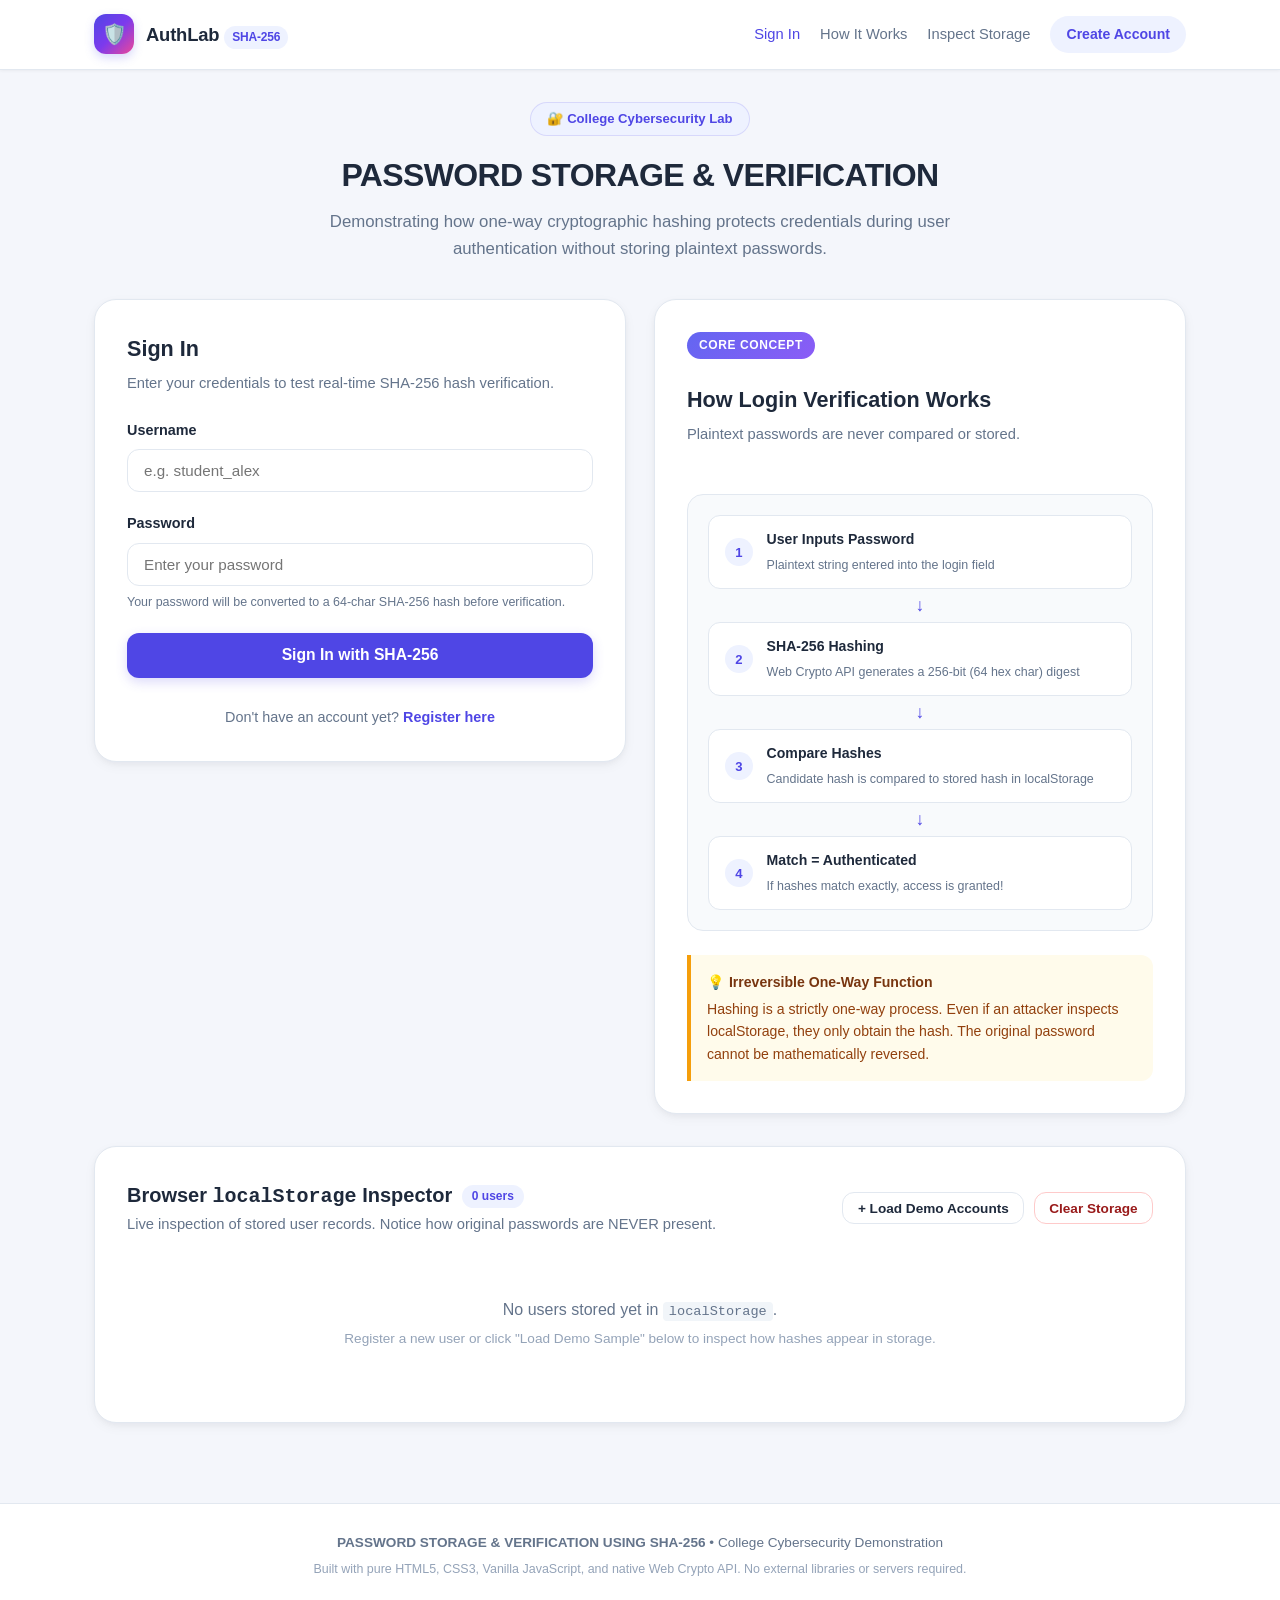
<file: index.html>
<!DOCTYPE html>
<html lang="en">
<head>
  <meta charset="UTF-8">
  <meta name="viewport" content="width=device-width, initial-scale=1.0">
  <title>SHA-256 Password Storage & Verification</title>
  <link rel="stylesheet" href="style.css">
</head>
<body>

  <!-- Top Navigation Bar -->
  <nav class="navbar">
    <div class="nav-container">
      <a href="index.html" class="nav-brand">
        <div class="brand-icon">🛡️</div>
        <div class="brand-text">
          <h1>AuthLab <span class="brand-badge">SHA-256</span></h1>
        </div>
      </a>
      <div class="nav-links">
        <a href="index.html" class="nav-link active">Sign In</a>
        <a href="#howItWorks" class="nav-link">How It Works</a>
        <a href="#storedHashes" class="nav-link">Inspect Storage</a>
        <a href="register.html" class="nav-btn">Create Account</a>
      </div>
    </div>
  </nav>

  <!-- Main Container -->
  <main class="main-layout">
    
    <!-- Hero / Intro Header -->
    <header class="page-header">
      <div class="tagline-badge">
        <span>🔐 College Cybersecurity Lab</span>
      </div>
      <h2>PASSWORD STORAGE &amp; VERIFICATION</h2>
      <p>Demonstrating how one-way cryptographic hashing protects credentials during user authentication without storing plaintext passwords.</p>
    </header>

    <!-- Two-column Grid: Login Form & Educational Flowchart -->
    <div class="two-column-grid">
      
      <!-- Column 1: Login Card -->
      <section class="card" aria-labelledby="loginTitle">
        <h3 id="loginTitle" class="card-title">Sign In</h3>
        <p class="card-subtitle">Enter your credentials to test real-time SHA-256 hash verification.</p>

        <!-- In-page alert notification container -->
        <div id="loginMessage" class="alert-box" role="alert"></div>

        <form id="loginForm" class="auth-form" novalidate>
          <div class="form-group">
            <label for="loginUsername" class="form-label">Username</label>
            <input 
              type="text" 
              id="loginUsername" 
              class="form-input" 
              placeholder="e.g. student_alex" 
              autocomplete="username" 
              required
            >
          </div>

          <div class="form-group">
            <label for="loginPassword" class="form-label">Password</label>
            <input 
              type="password" 
              id="loginPassword" 
              class="form-input" 
              placeholder="Enter your password" 
              autocomplete="current-password" 
              required
            >
            <span class="form-hint">Your password will be converted to a 64-char SHA-256 hash before verification.</span>
          </div>

          <button type="submit" id="btnLogin" class="btn-primary">
            Sign In with SHA-256
          </button>

          <div class="form-footer">
            Don't have an account yet? 
            <a href="register.html" class="form-link">Register here</a>
          </div>
        </form>
      </section>

      <!-- Column 2: Educational Explanation Card -->
      <section id="howItWorks" class="edu-card" aria-labelledby="eduTitle">
        <span class="edu-badge">Core Concept</span>
        <div>
          <h3 id="eduTitle" class="card-title">How Login Verification Works</h3>
          <p class="card-subtitle">Plaintext passwords are never compared or stored.</p>
        </div>

        <!-- Pipeline Diagram -->
        <div class="pipeline-diagram">
          <div class="pipeline-step">
            <div class="step-number">1</div>
            <div class="step-details">
              <strong>User Inputs Password</strong>
              <span>Plaintext string entered into the login field</span>
            </div>
          </div>

          <div class="pipeline-arrow">↓</div>

          <div class="pipeline-step">
            <div class="step-number">2</div>
            <div class="step-details">
              <strong>SHA-256 Hashing</strong>
              <span>Web Crypto API generates a 256-bit (64 hex char) digest</span>
            </div>
          </div>

          <div class="pipeline-arrow">↓</div>

          <div class="pipeline-step">
            <div class="step-number">3</div>
            <div class="step-details">
              <strong>Compare Hashes</strong>
              <span>Candidate hash is compared to stored hash in localStorage</span>
            </div>
          </div>

          <div class="pipeline-arrow">↓</div>

          <div class="pipeline-step">
            <div class="step-number">4</div>
            <div class="step-details">
              <strong>Match = Authenticated</strong>
              <span>If hashes match exactly, access is granted!</span>
            </div>
          </div>
        </div>

        <div class="security-callout">
          <strong>💡 Irreversible One-Way Function</strong>
          Hashing is a strictly one-way process. Even if an attacker inspects localStorage, they only obtain the hash. The original password cannot be mathematically reversed.
        </div>
      </section>

    </div>

    <!-- Demonstration Section: Inspect Stored Hashes in LocalStorage -->
    <section id="storedHashes" class="stored-hash-section" aria-labelledby="storageTitle">
      <div class="section-top">
        <div>
          <h3 id="storageTitle">
            <span>Browser <code>localStorage</code> Inspector</span>
            <span id="storedUsersCount" class="count-pill">0 users</span>
          </h3>
          <p class="card-subtitle" style="margin-bottom: 0;">Live inspection of stored user records. Notice how original passwords are NEVER present.</p>
        </div>

        <div class="demo-controls">
          <button type="button" id="seedDemoBtn" class="btn-secondary" title="Load sample test users">
            + Load Demo Accounts
          </button>
          <button type="button" id="clearDemoBtn" class="btn-secondary danger" title="Clear localStorage users">
            Clear Storage
          </button>
        </div>
      </div>

      <!-- Container dynamically populated by script.js -->
      <div id="storedUsersList"></div>
    </section>

  </main>

  <!-- Site Footer -->
  <footer class="site-footer">
    <div class="footer-content">
      <p><strong>PASSWORD STORAGE &amp; VERIFICATION USING SHA-256</strong> &bull; College Cybersecurity Demonstration</p>
      <p class="footer-note">Built with pure HTML5, CSS3, Vanilla JavaScript, and native Web Crypto API. No external libraries or servers required.</p>
    </div>
  </footer>

  <script src="script.js"></script>
</body>
</html>
</file>
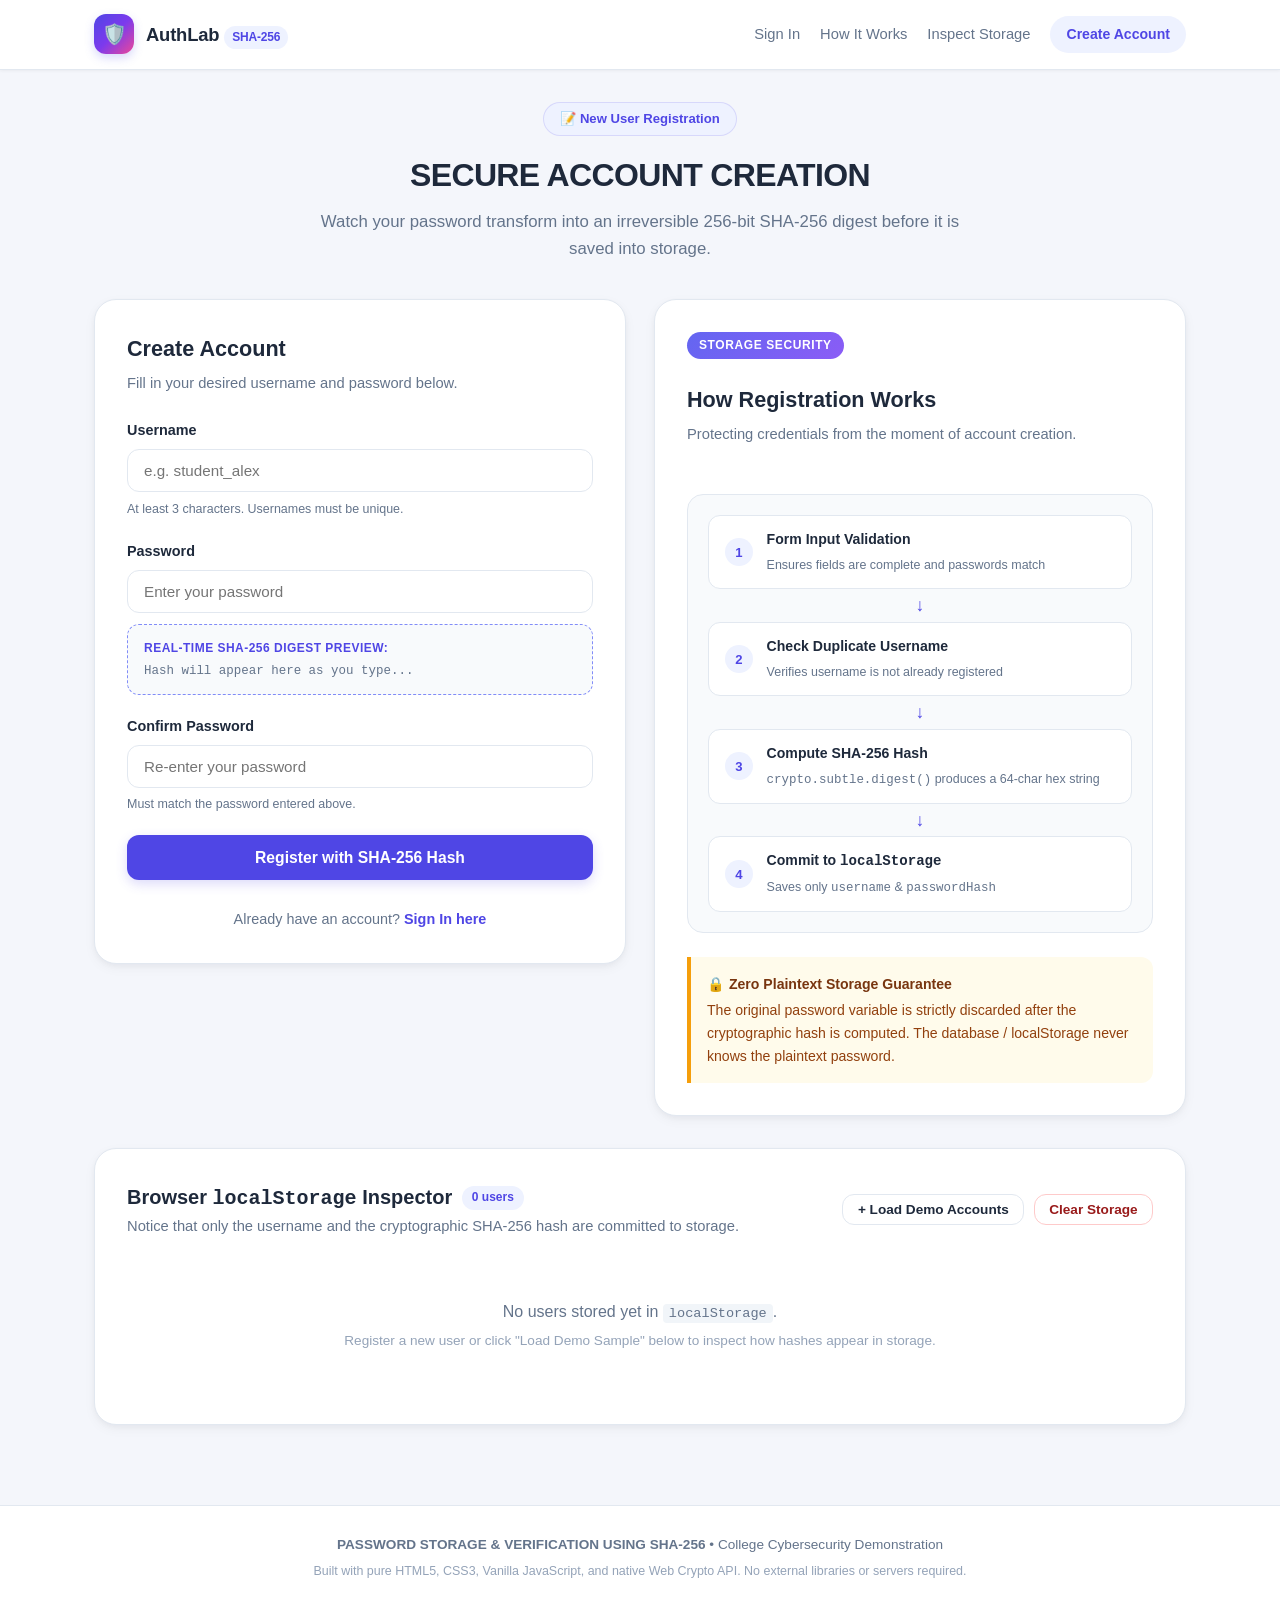
<file: register.html>
<!DOCTYPE html>
<html lang="en">
<head>
  <meta charset="UTF-8">
  <meta name="viewport" content="width=device-width, initial-scale=1.0">
  <title>Register Account - SHA-256 Password Vault</title>
  <link rel="stylesheet" href="style.css">
</head>
<body>

  <!-- Top Navigation Bar -->
  <nav class="navbar">
    <div class="nav-container">
      <a href="index.html" class="nav-brand">
        <div class="brand-icon">🛡️</div>
        <div class="brand-text">
          <h1>AuthLab <span class="brand-badge">SHA-256</span></h1>
        </div>
      </a>
      <div class="nav-links">
        <a href="index.html" class="nav-link">Sign In</a>
        <a href="#howItWorks" class="nav-link">How It Works</a>
        <a href="#storedHashes" class="nav-link">Inspect Storage</a>
        <a href="register.html" class="nav-btn">Create Account</a>
      </div>
    </div>
  </nav>

  <!-- Main Container -->
  <main class="main-layout">
    
    <!-- Hero / Header -->
    <header class="page-header">
      <div class="tagline-badge">
        <span>📝 New User Registration</span>
      </div>
      <h2>SECURE ACCOUNT CREATION</h2>
      <p>Watch your password transform into an irreversible 256-bit SHA-256 digest before it is saved into storage.</p>
    </header>

    <!-- Two-column Grid: Registration Form & Process Explanation -->
    <div class="two-column-grid">
      
      <!-- Column 1: Registration Card -->
      <section class="card" aria-labelledby="registerTitle">
        <h3 id="registerTitle" class="card-title">Create Account</h3>
        <p class="card-subtitle">Fill in your desired username and password below.</p>

        <!-- In-page alert notification container -->
        <div id="registerMessage" class="alert-box" role="alert"></div>

        <form id="registerForm" class="auth-form" novalidate>
          <div class="form-group">
            <label for="regUsername" class="form-label">Username</label>
            <input 
              type="text" 
              id="regUsername" 
              class="form-input" 
              placeholder="e.g. student_alex" 
              autocomplete="username" 
              required
            >
            <span class="form-hint">At least 3 characters. Usernames must be unique.</span>
          </div>

          <div class="form-group">
            <label for="regPassword" class="form-label">Password</label>
            <input 
              type="password" 
              id="regPassword" 
              class="form-input" 
              placeholder="Enter your password" 
              autocomplete="new-password" 
              required
            >
            
            <!-- Real-time SHA-256 Hash Preview as you type -->
            <div class="live-hash-card">
              <div class="live-hash-title">Real-Time SHA-256 Digest Preview:</div>
              <div id="liveHashPreview" class="live-hash-value">Hash will appear here as you type...</div>
            </div>
          </div>

          <div class="form-group">
            <label for="regConfirmPassword" class="form-label">Confirm Password</label>
            <input 
              type="password" 
              id="regConfirmPassword" 
              class="form-input" 
              placeholder="Re-enter your password" 
              autocomplete="new-password" 
              required
            >
            <span class="form-hint">Must match the password entered above.</span>
          </div>

          <button type="submit" id="btnRegister" class="btn-primary">
            Register with SHA-256 Hash
          </button>

          <div class="form-footer">
            Already have an account? 
            <a href="index.html" class="form-link">Sign In here</a>
          </div>
        </form>
      </section>

      <!-- Column 2: Educational Explanation Card -->
      <section id="howItWorks" class="edu-card" aria-labelledby="eduRegisterTitle">
        <span class="edu-badge">Storage Security</span>
        <div>
          <h3 id="eduRegisterTitle" class="card-title">How Registration Works</h3>
          <p class="card-subtitle">Protecting credentials from the moment of account creation.</p>
        </div>

        <!-- Pipeline Diagram -->
        <div class="pipeline-diagram">
          <div class="pipeline-step">
            <div class="step-number">1</div>
            <div class="step-details">
              <strong>Form Input Validation</strong>
              <span>Ensures fields are complete and passwords match</span>
            </div>
          </div>

          <div class="pipeline-arrow">↓</div>

          <div class="pipeline-step">
            <div class="step-number">2</div>
            <div class="step-details">
              <strong>Check Duplicate Username</strong>
              <span>Verifies username is not already registered</span>
            </div>
          </div>

          <div class="pipeline-arrow">↓</div>

          <div class="pipeline-step">
            <div class="step-number">3</div>
            <div class="step-details">
              <strong>Compute SHA-256 Hash</strong>
              <span><code>crypto.subtle.digest()</code> produces a 64-char hex string</span>
            </div>
          </div>

          <div class="pipeline-arrow">↓</div>

          <div class="pipeline-step">
            <div class="step-number">4</div>
            <div class="step-details">
              <strong>Commit to <code>localStorage</code></strong>
              <span>Saves only <code>username</code> &amp; <code>passwordHash</code></span>
            </div>
          </div>
        </div>

        <div class="security-callout">
          <strong>🔒 Zero Plaintext Storage Guarantee</strong>
          The original password variable is strictly discarded after the cryptographic hash is computed. The database / localStorage never knows the plaintext password.
        </div>
      </section>

    </div>

    <!-- Demonstration Section: Inspect Stored Hashes in LocalStorage -->
    <section id="storedHashes" class="stored-hash-section" aria-labelledby="storageRegTitle">
      <div class="section-top">
        <div>
          <h3 id="storageRegTitle">
            <span>Browser <code>localStorage</code> Inspector</span>
            <span id="storedUsersCount" class="count-pill">0 users</span>
          </h3>
          <p class="card-subtitle" style="margin-bottom: 0;">Notice that only the username and the cryptographic SHA-256 hash are committed to storage.</p>
        </div>

        <div class="demo-controls">
          <button type="button" id="seedDemoBtn" class="btn-secondary" title="Load sample test users">
            + Load Demo Accounts
          </button>
          <button type="button" id="clearDemoBtn" class="btn-secondary danger" title="Clear localStorage users">
            Clear Storage
          </button>
        </div>
      </div>

      <!-- Container dynamically populated by script.js -->
      <div id="storedUsersList"></div>
    </section>

  </main>

  <!-- Site Footer -->
  <footer class="site-footer">
    <div class="footer-content">
      <p><strong>PASSWORD STORAGE &amp; VERIFICATION USING SHA-256</strong> &bull; College Cybersecurity Demonstration</p>
      <p class="footer-note">Built with pure HTML5, CSS3, Vanilla JavaScript, and native Web Crypto API. No external libraries or servers required.</p>
    </div>
  </footer>

  <script src="script.js"></script>
</body>
</html>
</file>
<file: style.css>
/* ==============================================================================
   PASSWORD STORAGE & VERIFICATION USING SHA-256
   FILE: style.css
   STYLE: Modern, soft, clean, student-project-friendly with calm indigo/purple palette
   ============================================================================== */

:root {
  /* Core Color Palette */
  --bg-page: #f4f6fb;
  --bg-card: #ffffff;
  --bg-card-subtle: #f8fafc;
  --bg-inset: #f1f5f9;
  
  --primary: #4f46e5;
  --primary-hover: #4338ca;
  --primary-light: #eef2ff;
  
  --accent-pink: #ec4899;
  --accent-gradient: linear-gradient(135deg, #4f46e5 0%, #7c3aed 50%, #ec4899 100%);
  --badge-gradient: linear-gradient(135deg, #6366f1 0%, #8b5cf6 100%);

  --text-main: #1e293b;
  --text-muted: #64748b;
  --text-light: #94a3b8;

  --border-light: #e2e8f0;
  --border-focus: #818cf8;

  /* Feedback Colors */
  --success-bg: #ecfdf5;
  --success-border: #a7f3d0;
  --success-text: #065f46;

  --error-bg: #fef2f2;
  --error-border: #fecaca;
  --error-text: #991b1b;

  --info-bg: #eff6ff;
  --info-border: #bfdbfe;
  --info-text: #1e40af;

  /* Radii & Shadows */
  --radius-xl: 22px;
  --radius-lg: 16px;
  --radius-md: 12px;
  --radius-sm: 8px;
  --radius-pill: 9999px;

  --shadow-sm: 0 1px 3px rgba(0, 0, 0, 0.05);
  --shadow-md: 0 4px 14px -2px rgba(15, 23, 42, 0.06), 0 2px 6px -1px rgba(15, 23, 42, 0.04);
  --shadow-lg: 0 12px 28px -6px rgba(79, 70, 229, 0.08), 0 4px 12px -2px rgba(15, 23, 42, 0.03);
}

/* Base Styles */
* {
  box-sizing: border-box;
  margin: 0;
  padding: 0;
}

body {
  font-family: -apple-system, BlinkMacSystemFont, "Segoe UI", Roboto, "Helvetica Neue", Arial, sans-serif;
  background-color: var(--bg-page);
  color: var(--text-main);
  line-height: 1.6;
  min-height: 100vh;
  display: flex;
  flex-direction: column;
  -webkit-font-smoothing: antialiased;
}

/* Top Navigation Bar */
.navbar {
  background: var(--bg-card);
  border-bottom: 1px solid var(--border-light);
  position: sticky;
  top: 0;
  z-index: 100;
  box-shadow: var(--shadow-sm);
}

.nav-container {
  max-width: 1140px;
  margin: 0 auto;
  padding: 0.9rem 1.5rem;
  display: flex;
  justify-content: space-between;
  align-items: center;
}

.nav-brand {
  display: flex;
  align-items: center;
  gap: 0.75rem;
  text-decoration: none;
  color: var(--text-main);
}

.brand-icon {
  width: 40px;
  height: 40px;
  background: var(--accent-gradient);
  border-radius: var(--radius-md);
  display: flex;
  align-items: center;
  justify-content: center;
  color: #ffffff;
  font-size: 1.25rem;
  box-shadow: 0 4px 10px rgba(99, 102, 241, 0.25);
}

.brand-text h1 {
  font-size: 1.15rem;
  font-weight: 700;
  letter-spacing: -0.01em;
  color: var(--text-main);
}

.brand-badge {
  font-size: 0.75rem;
  font-weight: 600;
  color: var(--primary);
  background: var(--primary-light);
  padding: 2px 8px;
  border-radius: var(--radius-pill);
  display: inline-block;
}

.nav-links {
  display: flex;
  align-items: center;
  gap: 1.25rem;
}

.nav-link {
  text-decoration: none;
  font-size: 0.92rem;
  font-weight: 500;
  color: var(--text-muted);
  transition: color 0.2s ease;
}

.nav-link:hover,
.nav-link.active {
  color: var(--primary);
}

.nav-btn {
  text-decoration: none;
  background: var(--primary-light);
  color: var(--primary);
  font-size: 0.88rem;
  font-weight: 600;
  padding: 0.45rem 1rem;
  border-radius: var(--radius-pill);
  transition: all 0.2s ease;
}

.nav-btn:hover {
  background: var(--primary);
  color: #ffffff;
}

/* Main Container Layout */
.main-layout {
  max-width: 1140px;
  margin: 2rem auto;
  padding: 0 1.5rem;
  flex: 1;
  width: 100%;
}

/* Page Intro / Hero Header */
.page-header {
  text-align: center;
  margin-bottom: 2.25rem;
}

.tagline-badge {
  display: inline-flex;
  align-items: center;
  gap: 0.5rem;
  background: var(--primary-light);
  color: var(--primary);
  font-size: 0.82rem;
  font-weight: 600;
  padding: 0.35rem 1rem;
  border-radius: var(--radius-pill);
  margin-bottom: 0.85rem;
  border: 1px solid rgba(79, 70, 229, 0.15);
}

.page-header h2 {
  font-size: 2rem;
  font-weight: 800;
  color: var(--text-main);
  letter-spacing: -0.02em;
  margin-bottom: 0.5rem;
}

.page-header p {
  color: var(--text-muted);
  font-size: 1.05rem;
  max-width: 650px;
  margin: 0 auto;
}

/* Two-column Layout Grid */
.two-column-grid {
  display: grid;
  grid-template-columns: 1fr 1fr;
  gap: 1.75rem;
  align-items: start;
  margin-bottom: 2rem;
}

/* Card Styling */
.card {
  background: var(--bg-card);
  border-radius: var(--radius-xl);
  padding: 2rem;
  box-shadow: var(--shadow-md);
  border: 1px solid var(--border-light);
}

.card-title {
  font-size: 1.35rem;
  font-weight: 700;
  color: var(--text-main);
  margin-bottom: 0.35rem;
}

.card-subtitle {
  font-size: 0.92rem;
  color: var(--text-muted);
  margin-bottom: 1.5rem;
}

/* Form Styles */
.auth-form {
  display: flex;
  flex-direction: column;
  gap: 1.25rem;
}

.form-group {
  display: flex;
  flex-direction: column;
  gap: 0.45rem;
}

.form-label {
  font-size: 0.9rem;
  font-weight: 600;
  color: var(--text-main);
}

.form-input {
  width: 100%;
  padding: 0.75rem 1rem;
  font-size: 0.95rem;
  border: 1.5px solid var(--border-light);
  border-radius: var(--radius-md);
  outline: none;
  background: #ffffff;
  color: var(--text-main);
  transition: border-color 0.2s ease, box-shadow 0.2s ease;
}

.form-input:focus {
  border-color: var(--border-focus);
  box-shadow: 0 0 0 3px rgba(99, 102, 241, 0.15);
}

.form-hint {
  font-size: 0.78rem;
  color: var(--text-muted);
}

/* Action Buttons */
.btn-primary {
  width: 100%;
  padding: 0.85rem 1.25rem;
  background: var(--primary);
  color: #ffffff;
  border: none;
  border-radius: var(--radius-md);
  font-size: 0.98rem;
  font-weight: 600;
  cursor: pointer;
  transition: all 0.2s ease;
  box-shadow: 0 4px 12px rgba(79, 70, 229, 0.2);
}

.btn-primary:hover {
  background: var(--primary-hover);
  box-shadow: 0 6px 16px rgba(79, 70, 229, 0.3);
  transform: translateY(-1px);
}

.btn-primary:active {
  transform: translateY(0);
}

.form-footer {
  text-align: center;
  font-size: 0.9rem;
  color: var(--text-muted);
  margin-top: 0.5rem;
}

.form-link {
  color: var(--primary);
  text-decoration: none;
  font-weight: 600;
}

.form-link:hover {
  text-decoration: underline;
}

/* In-Page Alert Feedback Box */
.alert-box {
  display: none;
  padding: 0.9rem 1.15rem;
  border-radius: var(--radius-md);
  font-size: 0.9rem;
  align-items: flex-start;
  gap: 0.75rem;
  margin-bottom: 1.25rem;
  border: 1px solid transparent;
  line-height: 1.45;
}

.alert-icon {
  font-size: 1.1rem;
  font-weight: bold;
  flex-shrink: 0;
  line-height: 1;
}

.alert-text {
  flex: 1;
}

.alert-link {
  color: inherit;
  font-weight: 700;
  text-decoration: underline;
}

.alert-success {
  background-color: var(--success-bg);
  border-color: var(--success-border);
  color: var(--success-text);
}

.alert-error {
  background-color: var(--error-bg);
  border-color: var(--error-border);
  color: var(--error-text);
}

.alert-info {
  background-color: var(--info-bg);
  border-color: var(--info-border);
  color: var(--info-text);
}

/* Educational Explanation Box (Right Column) */
.edu-card {
  background: var(--bg-card);
  border-radius: var(--radius-xl);
  padding: 2rem;
  box-shadow: var(--shadow-md);
  border: 1px solid var(--border-light);
  display: flex;
  flex-direction: column;
  gap: 1.5rem;
}

.edu-badge {
  display: inline-block;
  background: var(--badge-gradient);
  color: #ffffff;
  font-size: 0.75rem;
  font-weight: 700;
  text-transform: uppercase;
  letter-spacing: 0.05em;
  padding: 0.25rem 0.75rem;
  border-radius: var(--radius-pill);
  align-self: flex-start;
}

.pipeline-diagram {
  display: flex;
  flex-direction: column;
  gap: 0.75rem;
  background: var(--bg-card-subtle);
  border: 1px solid var(--border-light);
  border-radius: var(--radius-lg);
  padding: 1.25rem;
}

.pipeline-step {
  display: flex;
  align-items: center;
  gap: 0.85rem;
  background: #ffffff;
  padding: 0.75rem 1rem;
  border-radius: var(--radius-md);
  border: 1px solid var(--border-light);
}

.step-number {
  width: 28px;
  height: 28px;
  background: var(--primary-light);
  color: var(--primary);
  border-radius: var(--radius-pill);
  display: flex;
  align-items: center;
  justify-content: center;
  font-weight: 700;
  font-size: 0.82rem;
  flex-shrink: 0;
}

.step-details strong {
  display: block;
  font-size: 0.88rem;
  color: var(--text-main);
}

.step-details span {
  font-size: 0.78rem;
  color: var(--text-muted);
}

.pipeline-arrow {
  text-align: center;
  color: var(--primary);
  font-size: 1.1rem;
  line-height: 0.5;
}

/* Callout Box */
.security-callout {
  background: #fffbeb;
  border-left: 4px solid #f59e0b;
  padding: 1rem;
  border-radius: 0 var(--radius-md) var(--radius-md) 0;
  font-size: 0.88rem;
  color: #92400e;
}

.security-callout strong {
  display: block;
  margin-bottom: 0.25rem;
  color: #78350f;
}

/* Live Hash Preview Area (in Register page) */
.live-hash-card {
  background: var(--bg-card-subtle);
  border: 1px dashed var(--border-focus);
  border-radius: var(--radius-md);
  padding: 0.85rem 1rem;
  margin-top: 0.25rem;
}

.live-hash-title {
  font-size: 0.75rem;
  font-weight: 700;
  text-transform: uppercase;
  letter-spacing: 0.04em;
  color: var(--primary);
  margin-bottom: 0.35rem;
}

.live-hash-value {
  font-family: ui-monospace, SFMono-Regular, Menlo, Monaco, Consolas, monospace;
  font-size: 0.78rem;
  color: var(--text-muted);
  word-break: break-all;
  line-height: 1.35;
}

.live-hash-value.has-hash {
  color: var(--text-main);
  font-weight: 600;
}

/* Stored Hash Inspection Section */
.stored-hash-section {
  background: var(--bg-card);
  border-radius: var(--radius-xl);
  padding: 2rem;
  box-shadow: var(--shadow-md);
  border: 1px solid var(--border-light);
  margin-top: 2rem;
}

.section-top {
  display: flex;
  justify-content: space-between;
  align-items: center;
  flex-wrap: wrap;
  gap: 1rem;
  margin-bottom: 1.25rem;
}

.section-top h3 {
  font-size: 1.25rem;
  font-weight: 700;
  color: var(--text-main);
  display: flex;
  align-items: center;
  gap: 0.6rem;
}

.count-pill {
  font-size: 0.75rem;
  font-weight: 600;
  background: var(--primary-light);
  color: var(--primary);
  padding: 2px 10px;
  border-radius: var(--radius-pill);
}

.demo-controls {
  display: flex;
  gap: 0.6rem;
}

.btn-secondary {
  background: #ffffff;
  border: 1px solid var(--border-light);
  color: var(--text-main);
  font-size: 0.85rem;
  font-weight: 600;
  padding: 0.45rem 0.9rem;
  border-radius: var(--radius-md);
  cursor: pointer;
  transition: all 0.2s ease;
}

.btn-secondary:hover {
  background: var(--bg-inset);
  border-color: #cbd5e1;
}

.btn-secondary.danger {
  color: var(--error-text);
  border-color: var(--error-border);
}

.btn-secondary.danger:hover {
  background: var(--error-bg);
}

/* Table Styling */
.table-responsive {
  width: 100%;
  overflow-x: auto;
}

.hash-table {
  width: 100%;
  border-collapse: collapse;
  text-align: left;
  font-size: 0.88rem;
}

.hash-table th {
  background: var(--bg-card-subtle);
  padding: 0.75rem 1rem;
  font-weight: 600;
  color: var(--text-muted);
  font-size: 0.8rem;
  text-transform: uppercase;
  letter-spacing: 0.03em;
  border-bottom: 1px solid var(--border-light);
}

.hash-table td {
  padding: 0.85rem 1rem;
  border-bottom: 1px solid var(--border-light);
  vertical-align: middle;
}

.hash-table tr:last-child td {
  border-bottom: none;
}

.username-cell {
  display: flex;
  align-items: center;
  gap: 0.6rem;
}

.user-avatar {
  width: 30px;
  height: 30px;
  border-radius: var(--radius-pill);
  background: var(--primary-light);
  color: var(--primary);
  display: flex;
  align-items: center;
  justify-content: center;
  font-weight: 700;
  font-size: 0.82rem;
}

.badge-algo {
  display: inline-block;
  font-size: 0.75rem;
  font-weight: 700;
  background: #f1f5f9;
  color: #475569;
  padding: 3px 8px;
  border-radius: var(--radius-sm);
  border: 1px solid var(--border-light);
}

.hash-wrapper {
  display: flex;
  align-items: center;
  gap: 0.5rem;
  background: var(--bg-inset);
  padding: 0.35rem 0.65rem;
  border-radius: var(--radius-sm);
  border: 1px solid var(--border-light);
}

.hash-code {
  font-family: ui-monospace, SFMono-Regular, Menlo, Monaco, Consolas, monospace;
  font-size: 0.8rem;
  color: #334155;
  white-space: nowrap;
  overflow: hidden;
  text-overflow: ellipsis;
  max-width: 320px;
  flex: 1;
}

.btn-copy {
  background: #ffffff;
  border: 1px solid var(--border-light);
  color: var(--text-muted);
  font-size: 0.75rem;
  font-weight: 600;
  padding: 2px 7px;
  border-radius: 4px;
  cursor: pointer;
  transition: all 0.15s ease;
  flex-shrink: 0;
}

.btn-copy:hover {
  background: var(--primary);
  color: #ffffff;
  border-color: var(--primary);
}

.btn-copy.copied {
  background: var(--success-bg);
  color: var(--success-text);
  border-color: var(--success-border);
}

.btn-delete {
  background: transparent;
  border: none;
  color: var(--text-light);
  font-size: 1rem;
  cursor: pointer;
  padding: 4px 8px;
  border-radius: 4px;
  transition: color 0.15s ease;
}

.btn-delete:hover {
  color: var(--error-text);
  background: var(--error-bg);
}

/* Empty State */
.empty-state {
  text-align: center;
  padding: 2.5rem 1rem;
  color: var(--text-muted);
}

.empty-state code {
  background: var(--bg-inset);
  padding: 2px 6px;
  border-radius: 4px;
  font-size: 0.85rem;
}

.empty-hint {
  font-size: 0.85rem;
  margin-top: 0.35rem;
  color: var(--text-light);
}

/* Page Footer */
.site-footer {
  background: var(--bg-card);
  border-top: 1px solid var(--border-light);
  padding: 1.75rem 1.5rem;
  text-align: center;
  margin-top: 3rem;
  font-size: 0.85rem;
  color: var(--text-muted);
}

.footer-content {
  max-width: 1140px;
  margin: 0 auto;
  display: flex;
  flex-direction: column;
  gap: 0.4rem;
}

.footer-note {
  font-size: 0.78rem;
  color: var(--text-light);
}

/* ==============================================================================
   RESPONSIVE DESIGN (Tablets & Mobile Devices)
   ============================================================================== */
@media (max-width: 868px) {
  .two-column-grid {
    grid-template-columns: 1fr;
    gap: 1.5rem;
  }

  .page-header h2 {
    font-size: 1.65rem;
  }

  .nav-container {
    padding: 0.75rem 1rem;
  }

  .nav-links .nav-link {
    display: none; /* Hide non-essential links on small screens */
  }

  .hash-code {
    max-width: 180px;
  }

  .card,
  .edu-card,
  .stored-hash-section {
    padding: 1.5rem;
  }
}

@media (max-width: 480px) {
  .main-layout {
    padding: 0 1rem;
    margin: 1.25rem auto;
  }

  .page-header h2 {
    font-size: 1.45rem;
  }

  .section-top {
    flex-direction: column;
    align-items: flex-start;
  }

  .demo-controls {
    width: 100%;
    justify-content: flex-start;
  }

  .hash-code {
    max-width: 140px;
  }
}
</file>
